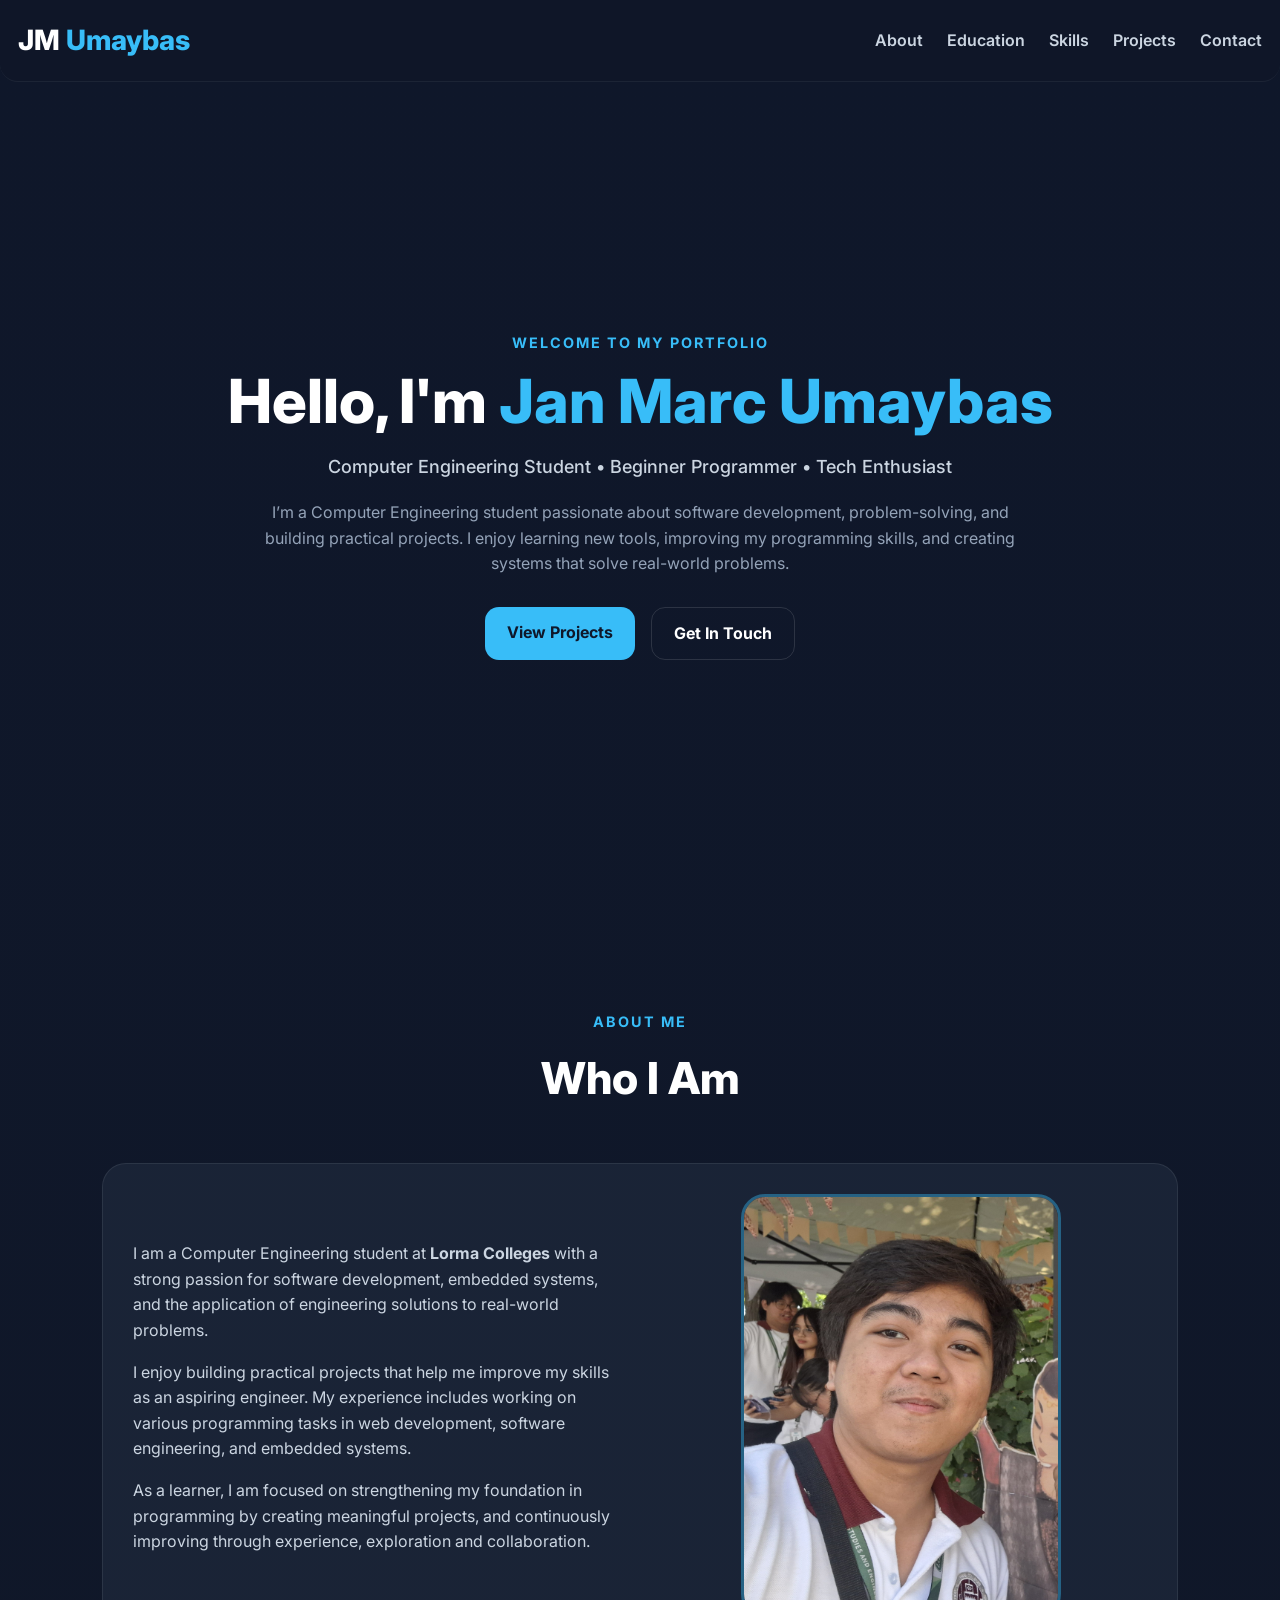
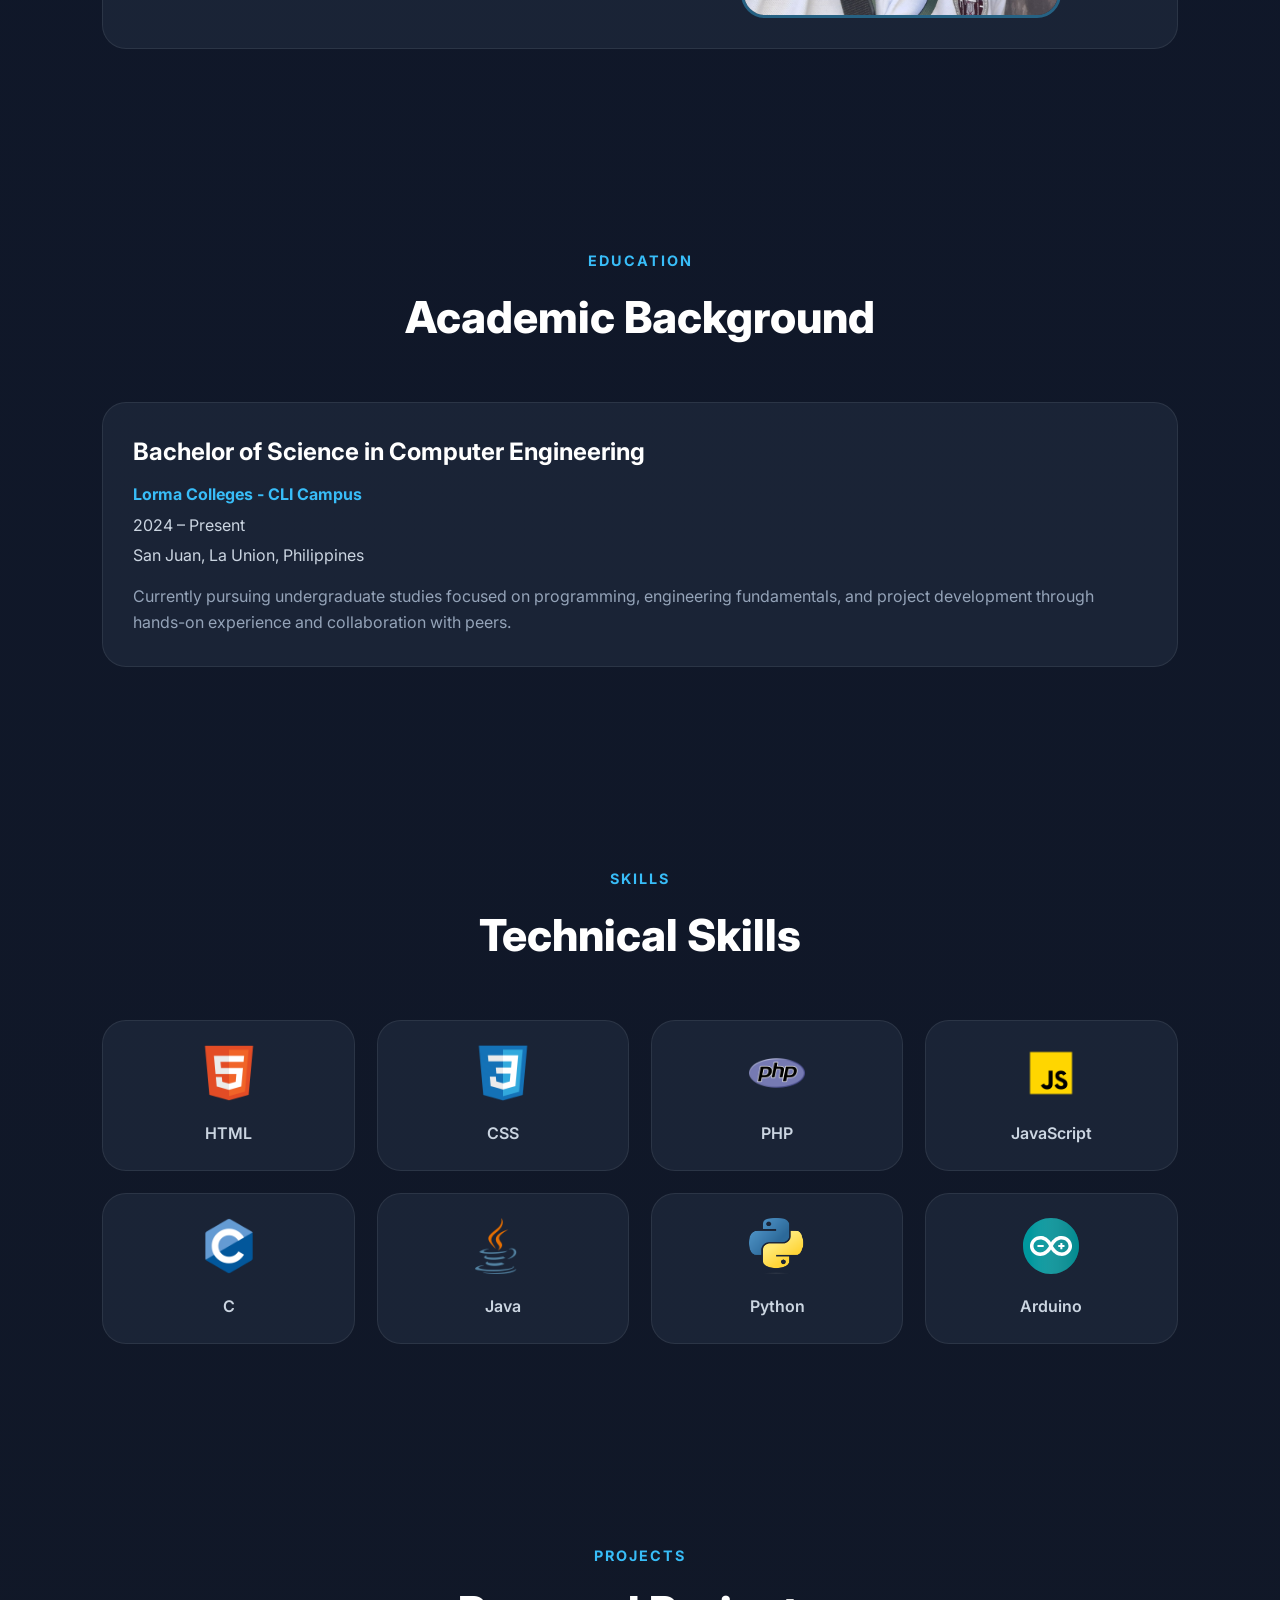
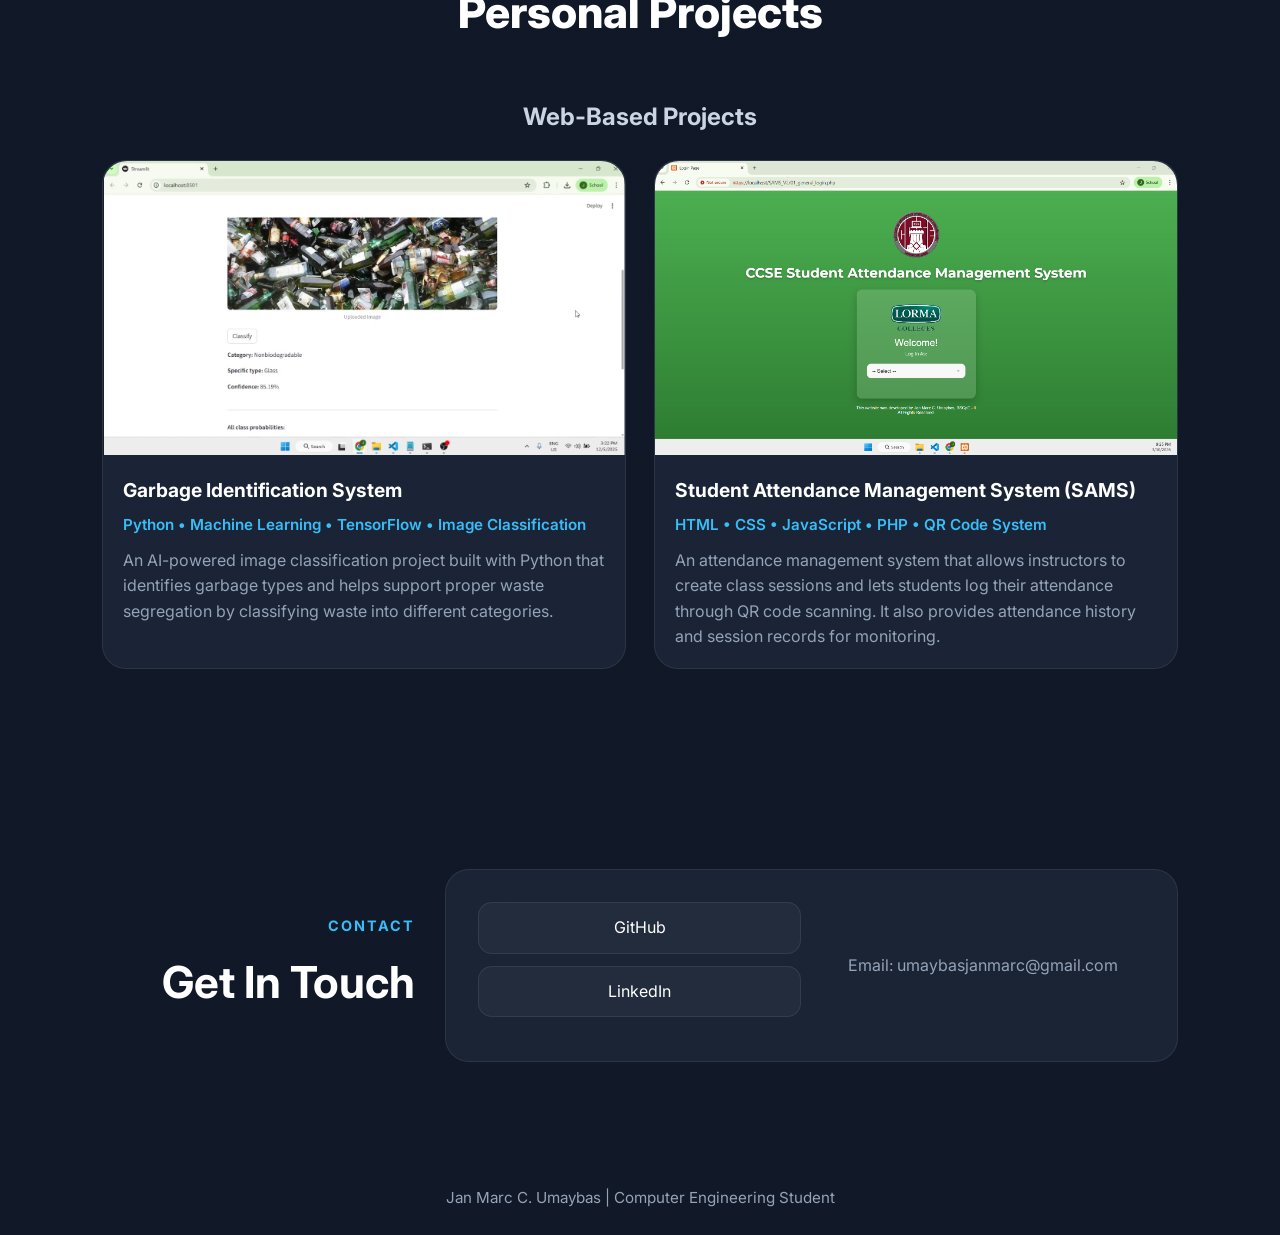
<file: src/portfolioUmaybas.html>
<!DOCTYPE html>
<html lang="en">
    <head>
        <meta charset="UTF-8" />
        <meta name="viewport" content="width=device-width, initial-scale=1.0">
        <title>JMU's Portfolio</title>
        <link href="https://fonts.googleapis.com/css2?family=Inter:wght@400;600;800&display=swap" rel="stylesheet">
        <link rel="stylesheet" href="../css/portfolioUmaybas.css">
    </head>
    <body>
        <div class="body">
            <!-- Empty div for Anchor -->
            <div id="top"></div>

            <!-- Header -->
            <div class="header">
                <header>
                    <div class="jmuContainer">
                        <div class="jmuName">
                            <a href="#top"><h1>JM <span>Umaybas</span></h1></a>
                        </div>
                    </div>

                    <div class="navContainer">
                        <nav class="navigationPanel">
                            <div class="navLinks">
                                <a href="#about">About</a>
                                <a href="#education">Education</a>
                                <a href="#skills">Skills</a>
                                <a href="#projects">Projects</a>
                                <a href="#contact">Contact</a>
                            </div>
                        </nav>
                    </div>
                </header>
            </div>
            
            <!-- Main Content -->
            <div class="mainContent">
                <main>
                    <!-- Short Intro -->
                    <section class="shortIntro">
                        <div class="introContainer">
                            <p class="introLabel">WELCOME TO MY PORTFOLIO</p>
                            <h2>Hello, I'm <span class="typeInEffect"></span></h2>
                            <p class="introTagline">Computer Engineering Student • Beginner Programmer • Tech Enthusiast</p>
                            <p class="introDesc">
                                I’m a Computer Engineering student passionate about software development, problem-solving, and building practical projects. 
                                I enjoy learning new tools, improving my programming skills, and creating systems that solve real-world problems.
                            </p>

                            <div class="introButtons">
                                <a href="#projects" class="primaryBtn">View Projects</a>
                                <a href="#contact" class="secondaryBtn">Get In Touch</a>
                            </div>
                        </div>
                    </section>

                    <!-- About Section -->
                    <section id="about" class="about">
                        <div class="sectionTitle">
                            <p class="sectionLabel">ABOUT ME</p>
                            <h2>Who I Am</h2>
                        </div>

                        <div class="aboutContainer">
                            <div class="aboutText">
                                <p>
                                    I am a Computer Engineering student at <strong>Lorma Colleges</strong> with a strong passion for software development, embedded systems, and the application of engineering solutions to real-world problems.
                                </p>
                                <p>
                                    I enjoy building practical projects that help me improve my skills as an aspiring engineer. My experience includes working on various programming tasks in web development, software engineering, and embedded systems.
                                </p>
                                <p>
                                    As a learner, I am focused on strengthening my foundation in programming by creating meaningful projects, and continuously improving through experience, exploration and collaboration.
                                </p>
                            </div>

                            <div class="aboutImage">
                                <img src="Pictures/me.jpg" alt="Jan Marc Umaybas profile picture">
                            </div>
                        </div>
                    </section>

                    <!-- Education Section -->
                    <section id="education" class="education">
                        <div class="sectionTitle">
                            <p class="sectionLabel">EDUCATION</p>
                            <h2>Academic Background</h2>
                        </div>

                        <div class="educationContainer">
                            <div class="educationItem">
                                <h3>Bachelor of Science in Computer Engineering</h3>
                                <p class="educationSchool">Lorma Colleges - CLI Campus</p>
                                <p class="educationMeta">2024 – Present</p>
                                <p class="educationLocation">San Juan, La Union, Philippines</p>
                                <p class="educationDesc">
                                    Currently pursuing undergraduate studies focused on programming, engineering fundamentals, and project development through hands-on experience and collaboration with peers.
                                </p>
                            </div>
                        </div>
                    </section>

                    <!-- Skills Section -->
                    <section id="skills" class="skills">
                        <div class="sectionTitle">
                            <p class="sectionLabel">SKILLS</p>
                            <h2>Technical Skills</h2>
                        </div>
                        
                        <div class="skillContainer">
                            <div class="skillRow">
                                <div class="skillItem">
                                    <img src="Pictures/html logo.png" alt="HTML logo">
                                    <p>HTML</p>
                                </div>
                                <div class="skillItem">
                                    <img src="Pictures/css logo.png" alt="CSS logo">
                                    <p>CSS</p>
                                </div>
                                <div class="skillItem">
                                    <img src="Pictures/php logo.png" alt="PHP logo">
                                    <p>PHP</p>
                                </div>
                                <div class="skillItem">
                                    <img src="Pictures/javascript logo.png" alt="JavaScript logo">
                                    <p>JavaScript</p>
                                </div>
                            </div>

                            <div class="skillRow">
                                <div class="skillItem">
                                    <img src="Pictures/c logo.png" alt="C programming logo">
                                    <p>C</p>
                                </div>
                                <div class="skillItem">
                                    <img src="Pictures/java logo.png" alt="Java logo">
                                    <p>Java</p>
                                </div>
                                <div class="skillItem">
                                    <img src="Pictures/python logo.png" alt="Python logo">
                                    <p>Python</p>
                                </div>
                                <div class="skillItem">
                                    <img src="Pictures/arduino logo.svg" alt="Arduino logo">
                                    <p>Arduino</p>
                                </div>
                            </div>
                        </div>
                    </section>

                    <!-- Projects Section -->
                    <section id="projects" class="projects">
                        <div class="sectionTitle">
                            <p class="sectionLabel">PROJECTS</p>
                            <h2>Personal Projects</h2>
                        </div>

                        <div class="projectContainer">
                            <h3>Web-Based Projects</h3>
                            <div class="projectRow">
                                <div class="projectItem">
                                    <img src="Pictures/ai garbage.png" alt="AI Powered Garbage Identification System project preview">
                                    <p class="projectName">Garbage Identification System</p>
                                    <p class="projectTech">Python • Machine Learning • TensorFlow • Image Classification</p>
                                    <p class="projectDesc">
                                        An AI-powered image classification project built with Python that identifies garbage types and helps support proper waste segregation by classifying waste into different categories.
                                    </p>
                                </div>

                                <div class="projectItem">
                                    <img src="Pictures/sams.png" alt="Student Attendance Management System project preview">
                                    <p class="projectName">Student Attendance Management System (SAMS)</p>
                                    <p class="projectTech">HTML • CSS • JavaScript • PHP • QR Code System</p>
                                    <p class="projectDesc">
                                        An attendance management system that allows instructors to create class sessions and lets students log their attendance through QR code scanning. It also provides attendance history and session records for monitoring.
                                    </p>
                                </div>
                            </div>
                        </div>
                    </section>

                    <!-- Contact Section -->
                    <section id="contact" class="contact">
                        <div class="contactText">
                            <p class="sectionLabel">CONTACT</p>
                            <h2>Get In Touch</h2>
                        </div>

                        <div class="contactContainer">
                            <div class="contactLinks">
                                <a href="https://github.com/JM-Umaybas" target="_blank" rel="noopener noreferrer"><p>GitHub</p></a>
                                <a href="https://www.linkedin.com/in/jan-marc-umaybas-10229b399/" target="_blank" rel="noopener noreferrer"><p>LinkedIn</p></a>
                            </div>
                            
                            <div class="contactMail">
                                <p>Email: umaybasjanmarc@gmail.com</p>
                            </div>
                        </div>
                    </section>
                </main>
            </div>

            <!-- Footer -->
            <div class="footer">
                <footer>
                    <p>Jan Marc C. Umaybas | Computer Engineering Student</p>
                </footer>
            </div>
        </div>

        <!-- Scripts -->
        <script src="../js/portfolioUmaybas.js"></script>
    </body>
</html>
</file>
<file: css/portfolioUmaybas.css>
/* ============================================================ */
/* Global CSS */
html {
  scroll-behavior: smooth;
}
* {
  margin: 0;
  padding: 0;
  box-sizing: border-box;
}

/* ============================================================ */
/* Reusable CSS */
:root {
  --textPrimary: #ffffff;
  --textSecondary: #cbd5e1;
  --textMuted: #94a3b8;
  --accent: #38bdf8;
}
/* NOTE TO SIR:  
I leave this note if in case its needed.
Learning Reference:
https://www.w3schools.com/css/css3_variables.asp
*/

/* ============================================================ */
/* Body */
body {
  font-family: 'Inter', sans-serif;
  background: linear-gradient(180deg, #0f172a 0%, #111827 100%);
  color: var(--textPrimary);
  line-height: 1.6;
}
.body {
  width: 100%;
}

/* ============================================================ */
/* Font Sizes */
p, a {
  font-size: 1rem;
}
/* h1 {
  font-size: 3.75rem;
} */
h2 {
  font-size: 2.75rem;
}
h3 {
  font-size: 1.5rem;
}

/* ============================================================ */
/* Section Title */
.sectionTitle {
  text-align: center;
  margin-bottom: 50px;
}
.sectionLabel {
  color: var(--accent);
  font-size: 0.9rem;
  font-weight: 700;
  letter-spacing: 2px;
  margin-bottom: 10px;
}
.sectionTitle h2 {
  font-weight: 800;
  color: var(--textPrimary);
}

/* ============================================================ */
/* Section Spacing */
.mainContent section {
  width: 100%;
  padding: 100px 8%;
  scroll-margin-top: 100px;
}

/* ============================================================ */
/* Container Style */
.aboutContainer, 
.educationItem, 
.skillItem, 
.projectItem, 
.contactContainer {
  background: #1e293bbf;
  border: 1px solid #ffffff14;
  border-radius: 24px;
}

/* ============================================================ */
/* Header */
.header {
  position: sticky;
  top: 0;
  z-index: 1000;
  width: 100%;
}
header {
  width: 100%;
  margin: 0 auto;
  padding: 18px;
  background: #0f1729cc;
  border-bottom: 1px solid #ffffff0f;
  display: flex;
  align-items: center;
  justify-content: space-between;
  gap: 20px;
  border-radius: 0 0 18px 18px;
}

/* ============================================================ */
/* Header Containers */
.header .jmuContainer, 
.header .navContainer {
  display: flex;
  align-items: center;
}

/* ============================================================ */
/* Header Portfolio Logo */
.header .jmuContainer .jmuName a {
  text-decoration: none;
  color: var(--textPrimary);
}
.header .jmuContainer .jmuName a h1 {
  font-size: 1.75rem;
  font-weight: 800;
}
.header .jmuContainer .jmuName a span {
  color: var(--accent);
}

/* ============================================================ */
/* Header Navigation Links */
.header .navContainer {
  margin-left: auto;
}
.header .navContainer .navLinks {
  display: flex;
  align-items: center;
  gap: 24px;
  flex-wrap: wrap;
}
.header .navContainer .navLinks a {
  text-decoration: none;
  color: var(--textSecondary);
  font-weight: 600;
  transition: color 0.3s ease;
}
.header .navContainer .navLinks a:hover {
  color: var(--accent);
}

/* ============================================================ */
/* Main Content */
.mainContent {
  width: 100%;
}

/* ============================================================ */
/* Main Content Short Intro */
.mainContent .shortIntro {
  min-height: 92vh;
  display: flex;
  align-items: center;
  justify-content: center;
  text-align: center;
}
.mainContent .shortIntro .introContainer {
  max-width: 900px;
  margin: 0 auto;
}
.mainContent .shortIntro .introContainer .introLabel {
  color: var(--accent);
  font-weight: 700;
  letter-spacing: 2px;
  font-size: 0.9rem;
  margin-bottom: 14px;
}
.mainContent .shortIntro .introContainer h2 {
  font-size: 3.8rem;
  font-weight: 800;
  line-height: 1.1;
  margin-bottom: 18px;
  color: var(--textPrimary);
}
.mainContent .shortIntro .introContainer h2 span {
  color: var(--accent);
}
.mainContent .shortIntro .introContainer .introTagline {
  font-size: 1.125rem;
  color: var(--textSecondary);
  font-weight: 500;
  margin-bottom: 18px;
}
.mainContent .shortIntro .introContainer .introDesc {
  color: var(--textMuted);
  max-width: 760px;
  margin: 0 auto 30px;
}
.mainContent .shortIntro .introContainer .introButtons {
  display: flex;
  justify-content: center;
  gap: 16px;
}
.mainContent .shortIntro .introContainer .introButtons a {
  text-decoration: none;
  padding: 13px 22px;
  border-radius: 14px;
  font-weight: 700;
  transition: all 0.3s ease;
}
.mainContent .shortIntro .introContainer .introButtons .primaryBtn {
  background: var(--accent);
  color: #0f172a;
}
.mainContent .shortIntro .introContainer .introButtons .primaryBtn:hover {
  transform: translateY(-3px);
}
.mainContent .shortIntro .introContainer .introButtons .secondaryBtn {
  border: 1px solid #ffffff1f;
  color: var(--textPrimary);
}
.mainContent .shortIntro .introContainer .introButtons .secondaryBtn:hover {
  transform: translateY(-3px);
  border-color: var(--accent);
  color: var(--accent);
}

/* ============================================================ */
/* Main Content About */
.mainContent .about {
  display: flex;
  flex-direction: column;
  align-items: center;
}
.mainContent .about .aboutContainer {
  width: 100%;
  display: flex;
  gap: 30px;
  align-items: center;
  padding: 30px;
}
.mainContent .about .aboutContainer .aboutText {
  width: 100%;
}
.mainContent .about .aboutContainer .aboutText p {
  color: var(--textSecondary);
  margin-bottom: 16px;
}
.mainContent .about .aboutContainer .aboutImage {
  width: 100%;
  display: flex;
  justify-content: center;
}
.mainContent .about .aboutContainer .aboutImage img {
  width: 100%;
  max-width: 320px;
  border: 3px solid #38bdf866;
  border-radius: 24px;
  object-fit: cover;
}

/* ============================================================ */
/* Main Content Education */
.mainContent .education {
  display: flex;
  flex-direction: column;
  align-items: center;
}
.mainContent .education .educationContainer {
  width: 100%;
  display: flex;
  justify-content: center;
}
.mainContent .education .educationContainer .educationItem {
  width: 100%;
  padding: 30px;
}
.mainContent .education .educationContainer .educationItem h3 {
  margin-bottom: 10px;
}
.mainContent .education .educationContainer .educationItem .educationSchool {
  color: var(--accent);
  font-weight: 700;
  margin-bottom: 6px;
}
.mainContent .education .educationContainer .educationItem .educationMeta,
.mainContent .education .educationContainer .educationItem .educationLocation {
  color: var(--textSecondary);
  margin-bottom: 4px;
}
.mainContent .education .educationContainer .educationItem .educationDesc {
  margin-top: 16px;
  color: var(--textMuted);
}

/* ============================================================ */
/* Main Content Skills */
.mainContent .skills {
  display: flex;
  flex-direction: column;
  align-items: center;
}
.mainContent .skills .skillContainer {
  width: 100%;
  display: flex;
  align-items: center;
  flex-direction: column;
  gap: 22px;
}
.mainContent .skills .skillContainer .skillRow {
  width: 100%;
  display: flex;
  gap: 22px;
}
.mainContent .skills .skillContainer .skillRow .skillItem {
  width: 100%;
  text-align: center;
  padding: 24px 18px;
  transition: transform 0.3s ease, border-color 0.3s ease;
}
.mainContent .skills .skillContainer .skillRow .skillItem:hover {
  transform: translateY(-6px);
  border-color: #38bdf873;
}
.mainContent .skills .skillContainer .skillRow .skillItem img {
  width: 56px;
  height: 56px;
  margin-bottom: 12px;
}
.mainContent .skills .skillContainer .skillRow .skillItem p {
  font-weight: 600;
  color: var(--textSecondary);
}

/* ============================================================ */
/* Main Content Projects */
.mainContent .projects {
  display: flex;
  flex-direction: column;
  align-items: center;
}
.mainContent .projects .projectContainer {
  width: 100%;
  display: block;
  text-align: center;
}
.mainContent .projects .projectContainer h3 {
  margin-bottom: 24px;
  color: var(--textSecondary);
}
.mainContent .projects .projectContainer .projectRow {
  display: flex;
  gap: 28px;
}
.mainContent .projects .projectContainer .projectRow .projectItem {
  display: flex;
  flex-direction: column;
  align-items: flex-start;
  width: 100%;
  text-align: left;
  transition: transform 0.3s ease, border-color 0.3s ease;
}
.mainContent .projects .projectContainer .projectRow .projectItem:hover {
  transform: translateY(-6px);
  border-color: #38bdf873;
}
.mainContent .projects .projectContainer .projectRow .projectItem img {
  width: 100%;
  aspect-ratio: 16 / 9;
  object-fit: cover;
  display: block;
  border-radius: 24px 24px 0 0;
}
.mainContent .projects .projectContainer .projectRow .projectItem .projectName {
  font-size: 1.2rem;
  font-weight: 700;
  padding: 20px 20px 8px;
  color: var(--textPrimary);
}
.mainContent .projects .projectContainer .projectRow .projectItem .projectTech {
  color: var(--accent);
  font-weight: 600;
  font-size: 0.95rem;
  padding: 0 20px 10px;
}
.mainContent .projects .projectContainer .projectRow .projectItem .projectDesc {
  width: 100%;
  color: var(--textMuted);
  text-align: left;
  padding: 0 20px 18px;
}

/* ============================================================ */
/* Main Content Contact */
.mainContent .contact {
  display: flex;
  align-items: center;
  justify-content: center;
  gap: 30px;
  width: 100%;
}
.mainContent .contact .contactText {
  width: 30%;
  display: flex;
  flex-direction: column;
  justify-content: center;
  text-align: right;
}
.mainContent .contact .contactContainer {
  width: 70%;
  display: flex;
  justify-content: center;
  align-items: center;
  padding: 32px;
  gap: 20px;
}
.mainContent .contact .contactContainer .contactLinks,
.mainContent .contact .contactContainer .contactMail {
  width: 50%;
  text-align: center;
}
.mainContent .contact .contactContainer .contactLinks a {
  display: block;
  text-decoration: none;
  color: var(--textPrimary);
  background: #ffffff0a;
  border: 1px solid #ffffff14;
  padding: 12px;
  border-radius: 14px;
  margin-bottom: 12px;
  transition: all 0.3s ease;
}
.mainContent .contact .contactContainer .contactLinks a:hover {
  transform: translateY(-3px);
  color: var(--accent);
  border-color: var(--accent);
}
.mainContent .contact .contactContainer .contactMail {
  display: flex;
  align-items: center;
  justify-content: center;
}
.mainContent .contact .contactContainer .contactMail p {
  color: var(--textMuted);
}

/* ============================================================ */
/* Footer */
.footer {
  text-align: center;
  padding: 24px;
}
.footer p {
  color: var(--textMuted);
  font-size: 0.95rem;
}
</file>
